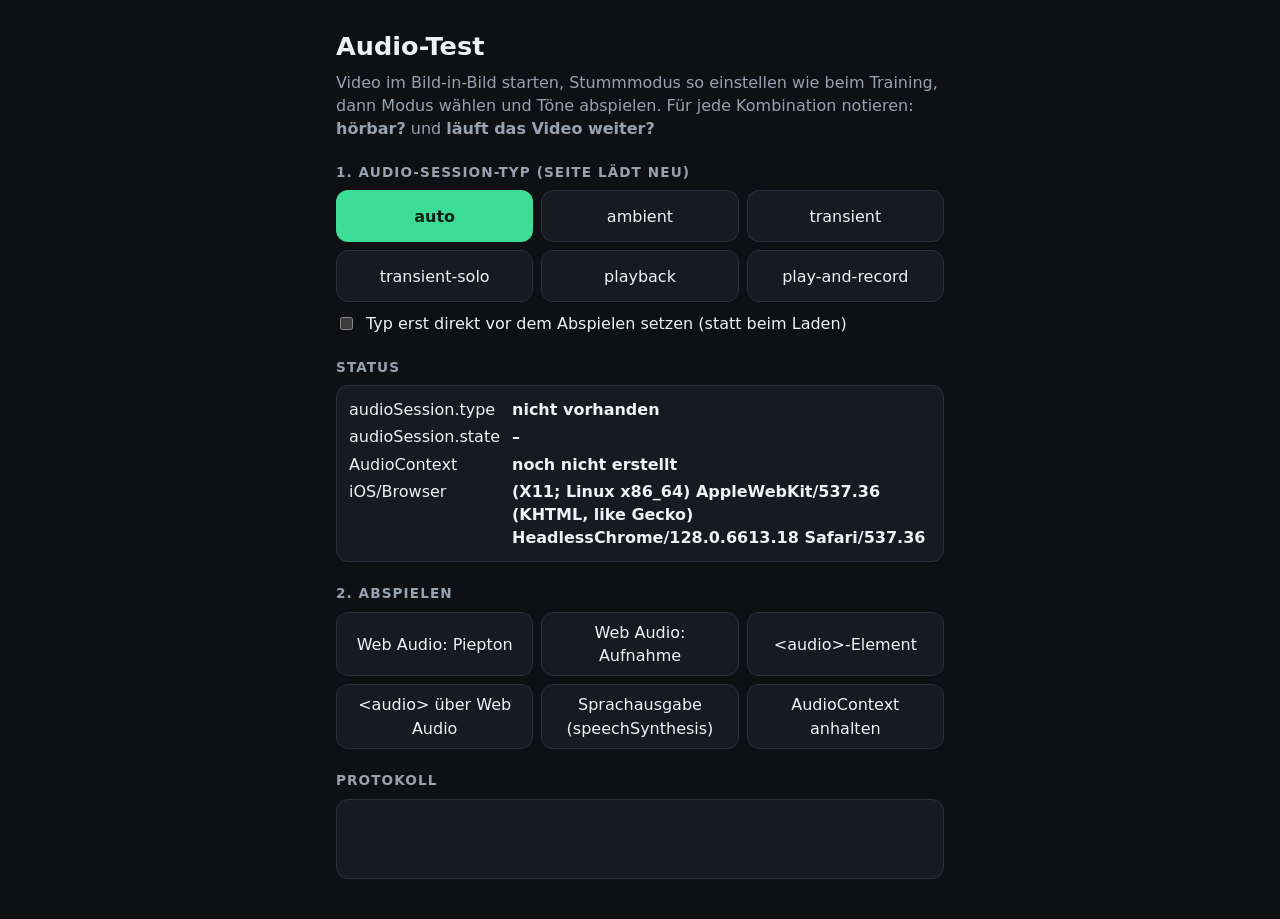
<file: audio-test/index.html>
<!doctype html>
<html lang="de">
<head>
  <meta charset="utf-8">
  <meta name="viewport" content="width=device-width, initial-scale=1, viewport-fit=cover">
  <meta name="theme-color" content="#0e1014">
  <title>Audio-Test</title>
  <style>
    :root { color-scheme: dark; --bg: #0e1014; --surface: #171a21; --border: #2b303b; --text: #eef1f6; --muted: #98a1b0; --accent: #3ddc97; }
    * { box-sizing: border-box; }
    body { margin: 0; background: var(--bg); color: var(--text); font: 16px/1.45 system-ui, -apple-system, sans-serif; }
    main { max-width: 640px; margin: 0 auto; padding: calc(env(safe-area-inset-top, 0px) + 28px) 16px 40px; }
    h1 { margin: 0 0 4px; font-size: 1.6rem; }
    h2 { font-size: .85rem; text-transform: uppercase; letter-spacing: .08em; color: var(--muted); margin: 22px 0 8px; }
    p { color: var(--muted); margin: 6px 0; }
    .grid { display: grid; grid-template-columns: repeat(auto-fill, minmax(150px, 1fr)); gap: 8px; }
    a.type, button { display: flex; align-items: center; justify-content: center; min-height: 52px; padding: 8px 12px; border-radius: 12px;
      border: 1px solid var(--border); background: var(--surface); color: var(--text); font: inherit; text-decoration: none; text-align: center; cursor: pointer; }
    a.type.on { background: var(--accent); color: #062016; font-weight: 700; border-color: transparent; }
    label { display: flex; gap: 10px; align-items: center; margin-top: 10px; }
    .status { display: grid; grid-template-columns: auto 1fr; gap: 4px 12px; background: var(--surface); border: 1px solid var(--border); border-radius: 12px; padding: 12px; }
    .status b { font-variant-numeric: tabular-nums; }
    #log { white-space: pre-wrap; font: 13px/1.5 ui-monospace, Menlo, monospace; background: var(--surface); border: 1px solid var(--border); border-radius: 12px; padding: 12px; min-height: 80px; }
  </style>
</head>
<body>
<main>
  <h1>Audio-Test</h1>
  <p>Video im Bild-in-Bild starten, Stummmodus so einstellen wie beim Training, dann Modus wählen und Töne abspielen.
     Für jede Kombination notieren: <b>hörbar?</b> und <b>läuft das Video weiter?</b></p>

  <h2>1. Audio-Session-Typ (Seite lädt neu)</h2>
  <div class="grid" id="types"></div>
  <label><input type="checkbox" id="late"> Typ erst direkt vor dem Abspielen setzen (statt beim Laden)</label>

  <h2>Status</h2>
  <div class="status">
    <span>audioSession.type</span><b id="s-type">–</b>
    <span>audioSession.state</span><b id="s-state">–</b>
    <span>AudioContext</span><b id="s-ctx">–</b>
    <span>iOS/Browser</span><b id="s-ua">–</b>
  </div>

  <h2>2. Abspielen</h2>
  <div class="grid">
    <button data-play="beep">Web Audio: Piepton</button>
    <button data-play="clip">Web Audio: Aufnahme</button>
    <button data-play="element">&lt;audio&gt;-Element</button>
    <button data-play="element-webaudio">&lt;audio&gt; über Web Audio</button>
    <button data-play="speech">Sprachausgabe (speechSynthesis)</button>
    <button data-play="suspend">AudioContext anhalten</button>
  </div>

  <h2>Protokoll</h2>
  <div id="log"></div>
</main>
<script>
'use strict';
const TYPES = ['auto', 'ambient', 'transient', 'transient-solo', 'playback', 'play-and-record'];
const params = new URLSearchParams(location.search);
const type = TYPES.includes(params.get('type')) ? params.get('type') : 'auto';
const late = params.get('late') === '1';
const hasSession = 'audioSession' in navigator;
const $ = (id) => document.getElementById(id);
const logEl = $('log');
function log(msg) {
  const t = new Date().toLocaleTimeString('de-DE');
  logEl.textContent = `${t}  ${msg}\n` + logEl.textContent;
}

function setType() {
  if (!hasSession) return log('navigator.audioSession gibt es in diesem Browser nicht');
  try {
    navigator.audioSession.type = type;
    log(`audioSession.type = '${type}' gesetzt`);
  } catch (e) { log(`Fehler beim Setzen: ${e.message}`); }
}
if (!late && type !== 'auto') setType();

// Typ-Auswahl
$('types').innerHTML = TYPES.map((t) => `<a class="type ${t === type ? 'on' : ''}" href="?type=${t}${late ? '&late=1' : ''}">${t}</a>`).join('');
$('late').checked = late;
$('late').addEventListener('change', (e) => { location.search = `?type=${type}${e.target.checked ? '&late=1' : ''}`; });

let ctx = null;
let clipBuffer = null;
let elementNode = null;
const audioEl = new Audio('ansage.wav');
audioEl.preload = 'auto';

function ensureCtx() {
  if (!ctx) {
    ctx = new (window.AudioContext || window.webkitAudioContext)();
    ctx.onstatechange = () => { log(`AudioContext: ${ctx.state}`); refresh(); };
    log('AudioContext erstellt');
  }
  if (ctx.state !== 'running') ctx.resume().catch((e) => log(`resume fehlgeschlagen: ${e.message}`));
  return ctx;
}
async function loadClip() {
  if (clipBuffer) return clipBuffer;
  const buf = await (await fetch('ansage.wav')).arrayBuffer();
  clipBuffer = await new Promise((ok, fail) => ensureCtx().decodeAudioData(buf, ok, fail));
  return clipBuffer;
}

const players = {
  beep() {
    const c = ensureCtx();
    [0, 1, 2].forEach((i) => {
      const t0 = c.currentTime + i * 0.35;
      const o = c.createOscillator(); const g = c.createGain();
      o.frequency.value = i === 2 ? 1175 : 660;
      g.gain.setValueAtTime(0.0001, t0); g.gain.exponentialRampToValueAtTime(0.3, t0 + 0.01); g.gain.exponentialRampToValueAtTime(0.0001, t0 + 0.2);
      o.connect(g).connect(c.destination); o.start(t0); o.stop(t0 + 0.25);
    });
  },
  async clip() {
    const c = ensureCtx();
    const b = await loadClip();
    const s = c.createBufferSource(); s.buffer = b; s.connect(c.destination); s.start();
  },
  element() {
    audioEl.currentTime = 0;
    audioEl.play().then(() => log('<audio> spielt')).catch((e) => log(`<audio> Fehler: ${e.message}`));
  },
  'element-webaudio'() {
    const c = ensureCtx();
    if (!elementNode) { elementNode = c.createMediaElementSource(audioEl); elementNode.connect(c.destination); }
    audioEl.currentTime = 0;
    audioEl.play().catch((e) => log(`<audio> Fehler: ${e.message}`));
  },
  speech() {
    const u = new SpeechSynthesisUtterance('Seitenwechsel. Rechts. 60 Sekunden.');
    u.lang = 'de-DE';
    speechSynthesis.cancel(); speechSynthesis.speak(u);
  },
  suspend() { if (ctx) ctx.suspend().then(() => log('AudioContext angehalten')); },
};

document.querySelector('main').addEventListener('click', async (e) => {
  const b = e.target.closest('[data-play]');
  if (!b) return;
  if (late && type !== 'auto' && b.dataset.play !== 'suspend') setType();
  log(`▶ ${b.textContent}`);
  try { await players[b.dataset.play](); } catch (err) { log(`Fehler: ${err.message}`); }
  setTimeout(refresh, 300);
});

function refresh() {
  $('s-type').textContent = hasSession ? navigator.audioSession.type : 'nicht vorhanden';
  $('s-state').textContent = hasSession ? (navigator.audioSession.state || '–') : '–';
  $('s-ctx').textContent = ctx ? ctx.state : 'noch nicht erstellt';
}
if (hasSession) navigator.audioSession.onstatechange = () => { log(`audioSession.state: ${navigator.audioSession.state}`); refresh(); };
$('s-ua').textContent = navigator.userAgent.replace(/^Mozilla\/5\.0 /, '');
refresh();
</script>
</body>
</html>
</file>
